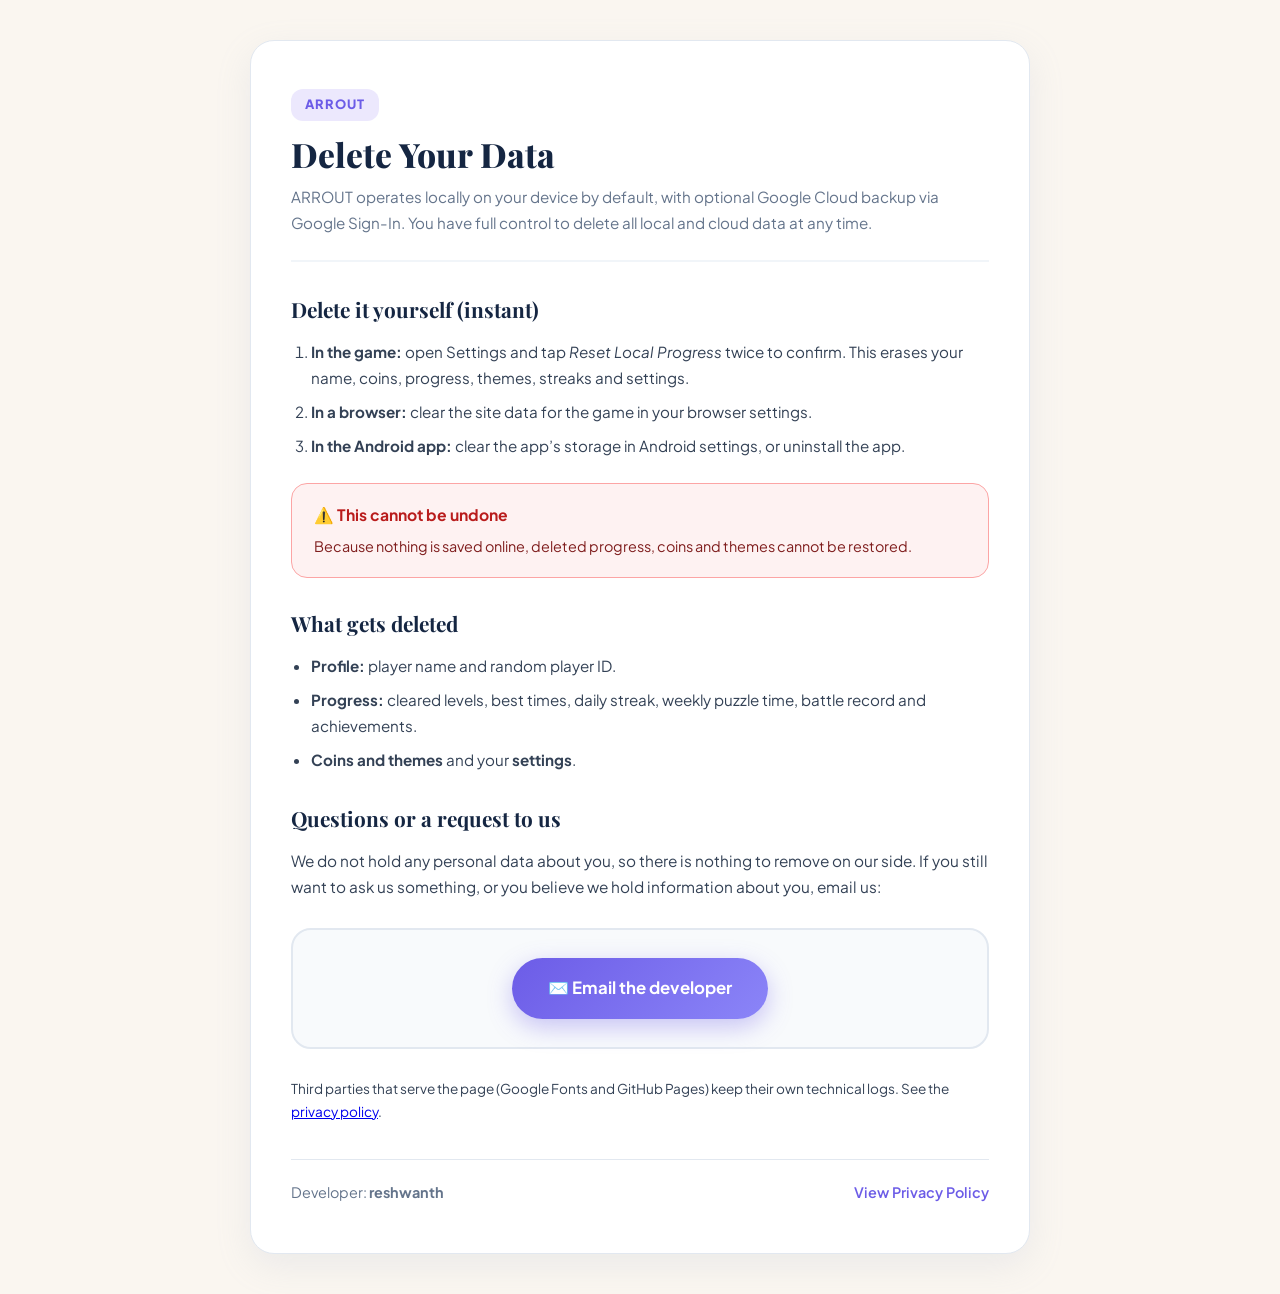
<file: delete-account/index.html>
<!DOCTYPE html>
<html lang="en">
<head>
  <meta charset="UTF-8">
  <meta name="viewport" content="width=device-width, initial-scale=1.0">
  <title>ARROUT — Request Account & Data Deletion</title>
  <link rel="icon" href="data:image/svg+xml,<svg xmlns=%22http://www.w3.org/2000/svg%22 viewBox=%220 0 100 100%22><text y=%22.9em%22 font-size=%2290%22>🏹</text></svg>">
  <link rel="preconnect" href="https://fonts.googleapis.com">
  <link rel="preconnect" href="https://fonts.gstatic.com" crossorigin>
  <link href="https://fonts.googleapis.com/css2?family=Plus+Jakarta+Sans:wght@400;500;600;700;800&family=Playfair+Display:wght@700;800&display=swap" rel="stylesheet">
  <style>
    :root {
      --bg: #FAF6F0;
      --card-bg: #FFFFFF;
      --text-main: #1E293B;
      --text-navy: #152642;
      --text-muted: #64748B;
      --accent-purple: #6C5CE7;
      --accent-purple-hover: #5846E0;
      --accent-purple-light: #ECE8FD;
      --danger-red: #EF4444;
      --danger-bg: #FEF2F2;
      --danger-border: #FCA5A5;
      --border-color: #E2E8F0;
      --radius: 24px;
    }

    * {
      box-sizing: border-box;
      margin: 0;
      padding: 0;
    }

    body {
      background-color: var(--bg);
      color: var(--text-main);
      font-family: 'Plus Jakarta Sans', -apple-system, BlinkMacSystemFont, 'Segoe UI', Roboto, sans-serif;
      line-height: 1.7;
      padding: 40px 20px;
      display: flex;
      justify-content: center;
      min-height: 100vh;
    }

    .container {
      width: 100%;
      max-width: 780px;
      background: var(--card-bg);
      padding: 48px 40px;
      border-radius: var(--radius);
      box-shadow: 0 12px 35px rgba(160, 175, 200, 0.16);
      border: 1px solid var(--border-color);
    }

    .header-block {
      border-bottom: 2px solid #F1F5F9;
      padding-bottom: 24px;
      margin-bottom: 30px;
    }

    .brand-tag {
      display: inline-flex;
      align-items: center;
      gap: 6px;
      background: var(--accent-purple-light);
      color: var(--accent-purple);
      padding: 5px 14px;
      border-radius: 12px;
      font-size: 0.8rem;
      font-weight: 800;
      letter-spacing: 1px;
      margin-bottom: 12px;
    }

    h1 {
      font-family: 'Playfair Display', Georgia, serif;
      color: var(--text-navy);
      font-size: 2.1rem;
      font-weight: 800;
      line-height: 1.3;
      margin-bottom: 8px;
    }

    .subtitle {
      color: var(--text-muted);
      font-size: 0.95rem;
    }

    h2 {
      font-family: 'Playfair Display', Georgia, serif;
      color: var(--text-navy);
      font-size: 1.3rem;
      margin-top: 28px;
      margin-bottom: 12px;
    }

    p {
      margin-bottom: 14px;
      font-size: 0.96rem;
      color: #334155;
    }

    ul, ol {
      margin-left: 20px;
      margin-bottom: 18px;
      color: #334155;
    }

    li {
      margin-bottom: 8px;
      font-size: 0.95rem;
    }

    .action-card {
      background: #F8FAFC;
      border: 2px solid #E2E8F0;
      border-radius: 20px;
      padding: 28px;
      margin: 28px 0;
      text-align: center;
    }

    .action-card h3 {
      color: var(--text-navy);
      font-size: 1.2rem;
      margin-bottom: 10px;
    }

    .action-card p {
      color: var(--text-muted);
      font-size: 0.92rem;
      max-width: 540px;
      margin: 0 auto 20px auto;
    }

    .btn-mail {
      display: inline-flex;
      align-items: center;
      justify-content: center;
      gap: 10px;
      background: linear-gradient(135deg, #6C5CE7, #8B85F8);
      color: #FFFFFF !important;
      font-size: 1.05rem;
      font-weight: 700;
      padding: 16px 36px;
      border-radius: 50px;
      text-decoration: none;
      box-shadow: 0 8px 24px rgba(108, 92, 231, 0.35);
      transition: all 0.2s ease;
      cursor: pointer;
      border: none;
    }

    .btn-mail:hover {
      transform: translateY(-2px);
      box-shadow: 0 12px 28px rgba(108, 92, 231, 0.45);
    }

    .btn-mail:active {
      transform: translateY(0);
    }

    .warning-box {
      background: var(--danger-bg);
      border: 1px solid var(--danger-border);
      border-radius: 16px;
      padding: 18px 22px;
      margin: 24px 0;
    }

    .warning-box strong {
      color: #B91C1C;
      display: block;
      margin-bottom: 6px;
      font-size: 0.98rem;
    }

    .warning-box p {
      color: #7F1D1D;
      font-size: 0.9rem;
      margin-bottom: 0;
    }

    .preview-box {
      background: #1E293B;
      color: #E2E8F0;
      border-radius: 14px;
      padding: 20px;
      font-family: 'Courier New', Courier, monospace;
      font-size: 0.88rem;
      line-height: 1.6;
      white-space: pre-wrap;
      word-break: break-word;
      margin: 16px 0;
      position: relative;
    }

    .copy-btn {
      position: absolute;
      top: 12px;
      right: 12px;
      background: #334155;
      color: #F8FAFC;
      border: 1px solid #475569;
      border-radius: 8px;
      padding: 6px 12px;
      font-size: 0.78rem;
      font-weight: 600;
      cursor: pointer;
      transition: background 0.2s;
    }

    .copy-btn:hover {
      background: #475569;
    }

    .footer-links {
      margin-top: 36px;
      padding-top: 20px;
      border-top: 1px solid var(--border-color);
      display: flex;
      justify-content: space-between;
      align-items: center;
      flex-wrap: wrap;
      gap: 12px;
      font-size: 0.9rem;
      color: var(--text-muted);
    }

    .footer-links a {
      color: var(--accent-purple);
      text-decoration: none;
      font-weight: 600;
    }

    .footer-links a:hover {
      text-decoration: underline;
    }

    @media (max-width: 600px) {
      body {
        padding: 16px 12px;
      }
      .container {
        padding: 28px 20px;
      }
      h1 {
        font-size: 1.65rem;
      }
      .btn-mail {
        width: 100%;
        padding: 14px 20px;
      }
    }
  </style>
</head>
<body>
  <div class="container">
    <div class="header-block">
      <div class="brand-tag">ARROUT</div>
      <h1>Delete Your Data</h1>
      <div class="subtitle">ARROUT operates locally on your device by default, with optional Google Cloud backup via Google Sign-In. You have full control to delete all local and cloud data at any time.</div>
    </div>
    <h2>Delete it yourself (instant)</h2>
    <ol>
      <li><strong>In the game:</strong> open Settings and tap <em>Reset Local Progress</em> twice to confirm. This erases your name, coins, progress, themes, streaks and settings.</li>
      <li><strong>In a browser:</strong> clear the site data for the game in your browser settings.</li>
      <li><strong>In the Android app:</strong> clear the app’s storage in Android settings, or uninstall the app.</li>
    </ol>
    <div class="warning-box"><strong>⚠️ This cannot be undone</strong><p>Because nothing is saved online, deleted progress, coins and themes cannot be restored.</p></div>
    <h2>What gets deleted</h2>
    <ul>
      <li><strong>Profile:</strong> player name and random player ID.</li>
      <li><strong>Progress:</strong> cleared levels, best times, daily streak, weekly puzzle time, battle record and achievements.</li>
      <li><strong>Coins and themes</strong> and your <strong>settings</strong>.</li>
    </ul>
    <h2>Questions or a request to us</h2>
    <p>We do not hold any personal data about you, so there is nothing to remove on our side. If you still want to ask us something, or you believe we hold information about you, email us:</p>
    <div class="action-card">
      <a class="btn-mail" href="mailto:web.sannivesham@gmail.com?subject=ARROUT%20-%20Account%20%26%20Data%20Deletion%20Request&body=Hello%20ARROUT%20Support%20Team%2C%0A%0AI%20am%20requesting%20the%20permanent%20deletion%20of%20my%20ARROUT%20game%20account%20and%20all%20associated%20data.%0A%0APlease%20find%20my%20account%20details%20below%3A%0A-%20In-Game%20Username%20%2F%20Display%20Name%3A%20%0A-%20Registered%20Email%20Address%3A%20%0A-%20Player%20ID%20%28if%20known%29%3A%20%0A%0AI%20understand%20that%20this%20action%20is%20irreversible%20and%20will%20delete%20all%20my%20game%20progress%2C%20coins%2C%20scores%2C%20and%20inventory.%0A%0AThank%20you.">✉️ Email the developer</a>
    </div>
    <p style="font-size:.85rem;">Third parties that serve the page (Google Fonts and GitHub Pages) keep their own technical logs. See the <a href="../privacy-policy/#sec-8">privacy policy</a>.</p>
    <div class="footer-links">
      <span>Developer: <strong>reshwanth</strong></span>
      <span><a href="../privacy-policy/">View Privacy Policy</a></span>
    </div>
  </div>
</body>
</html>
</file>
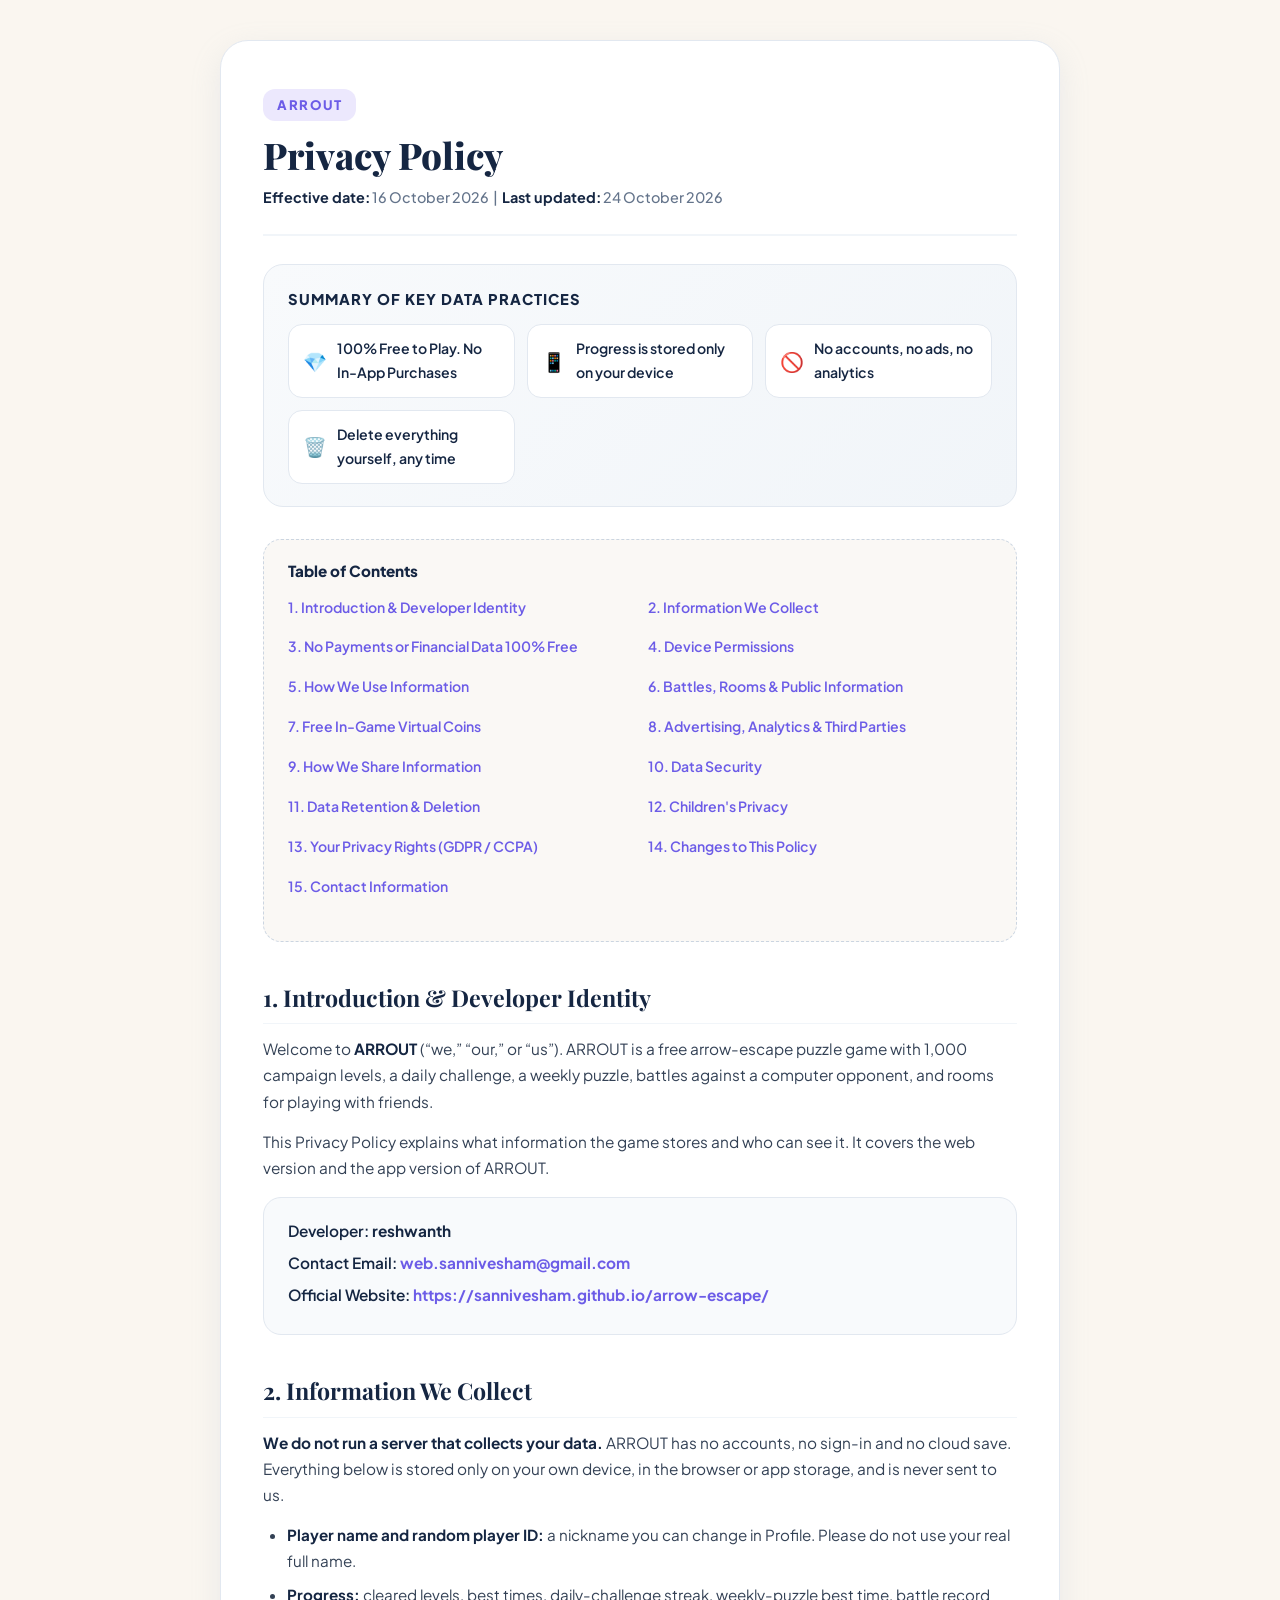
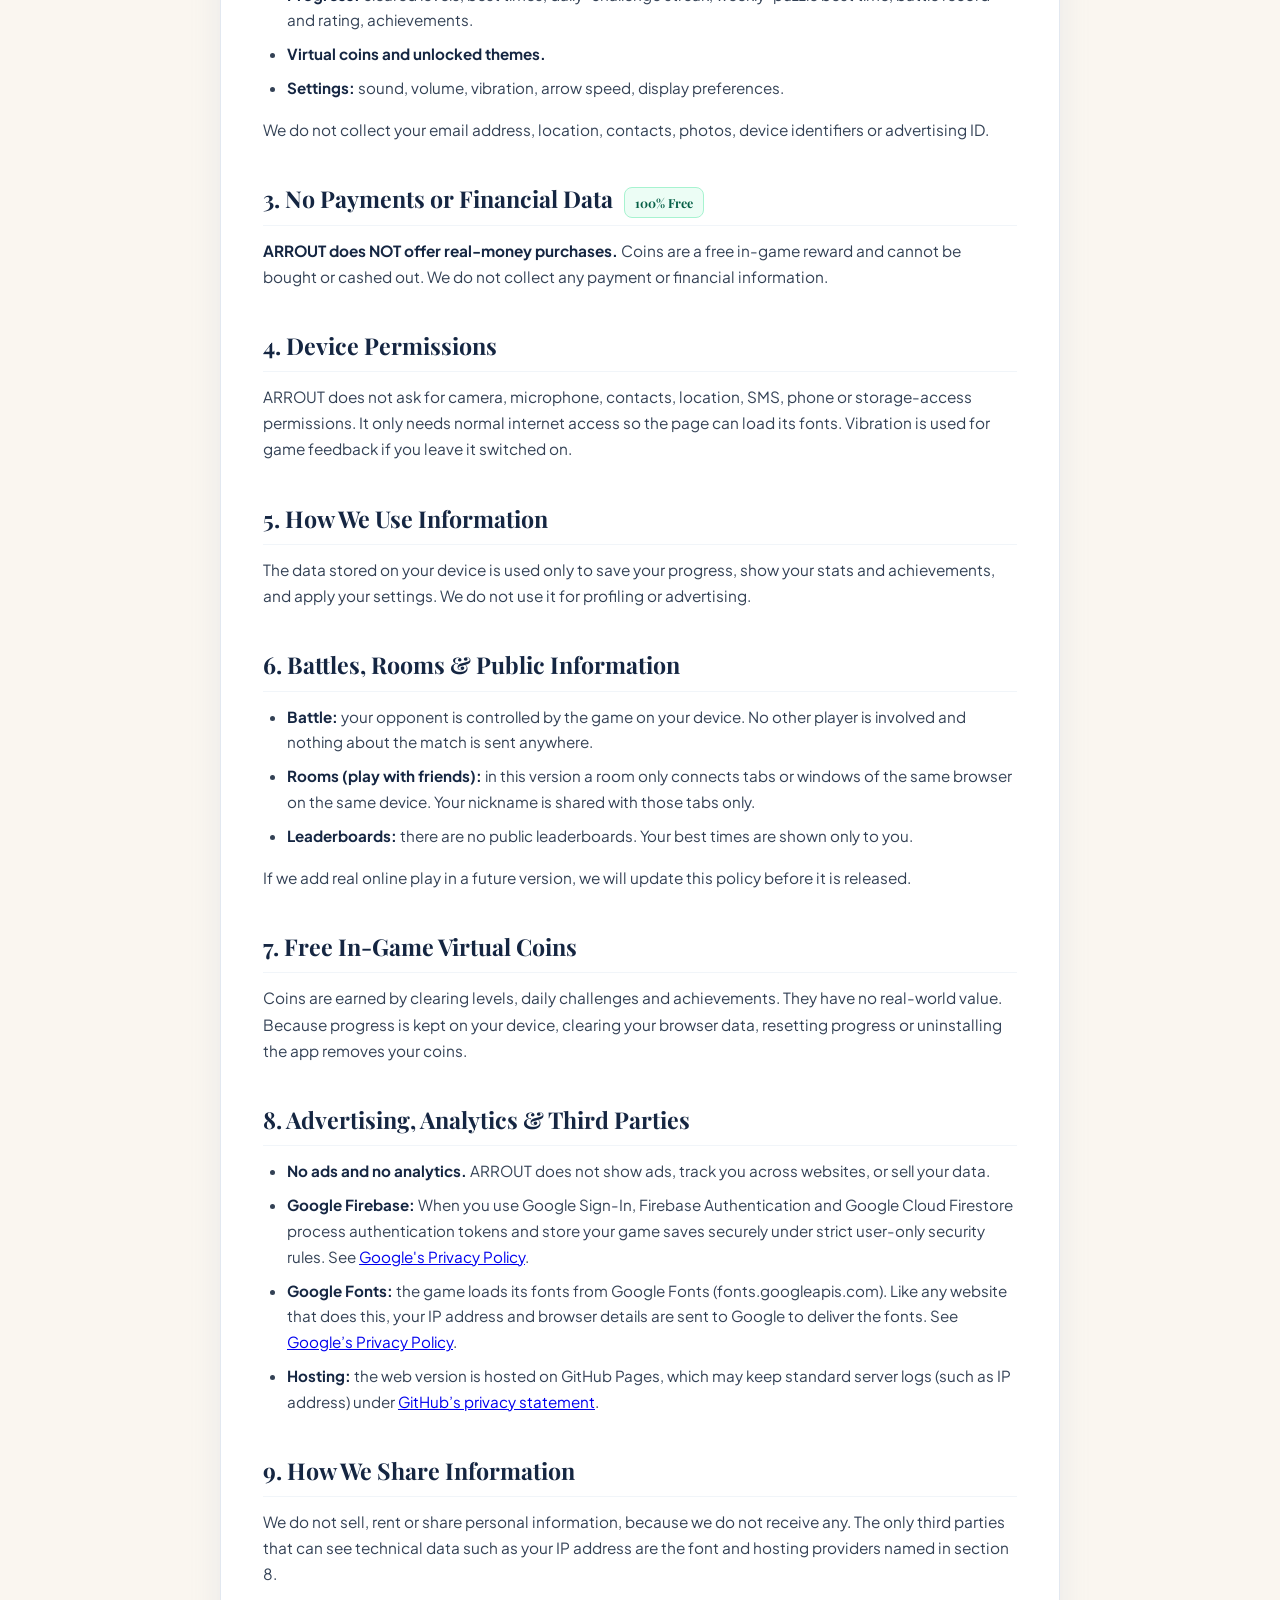
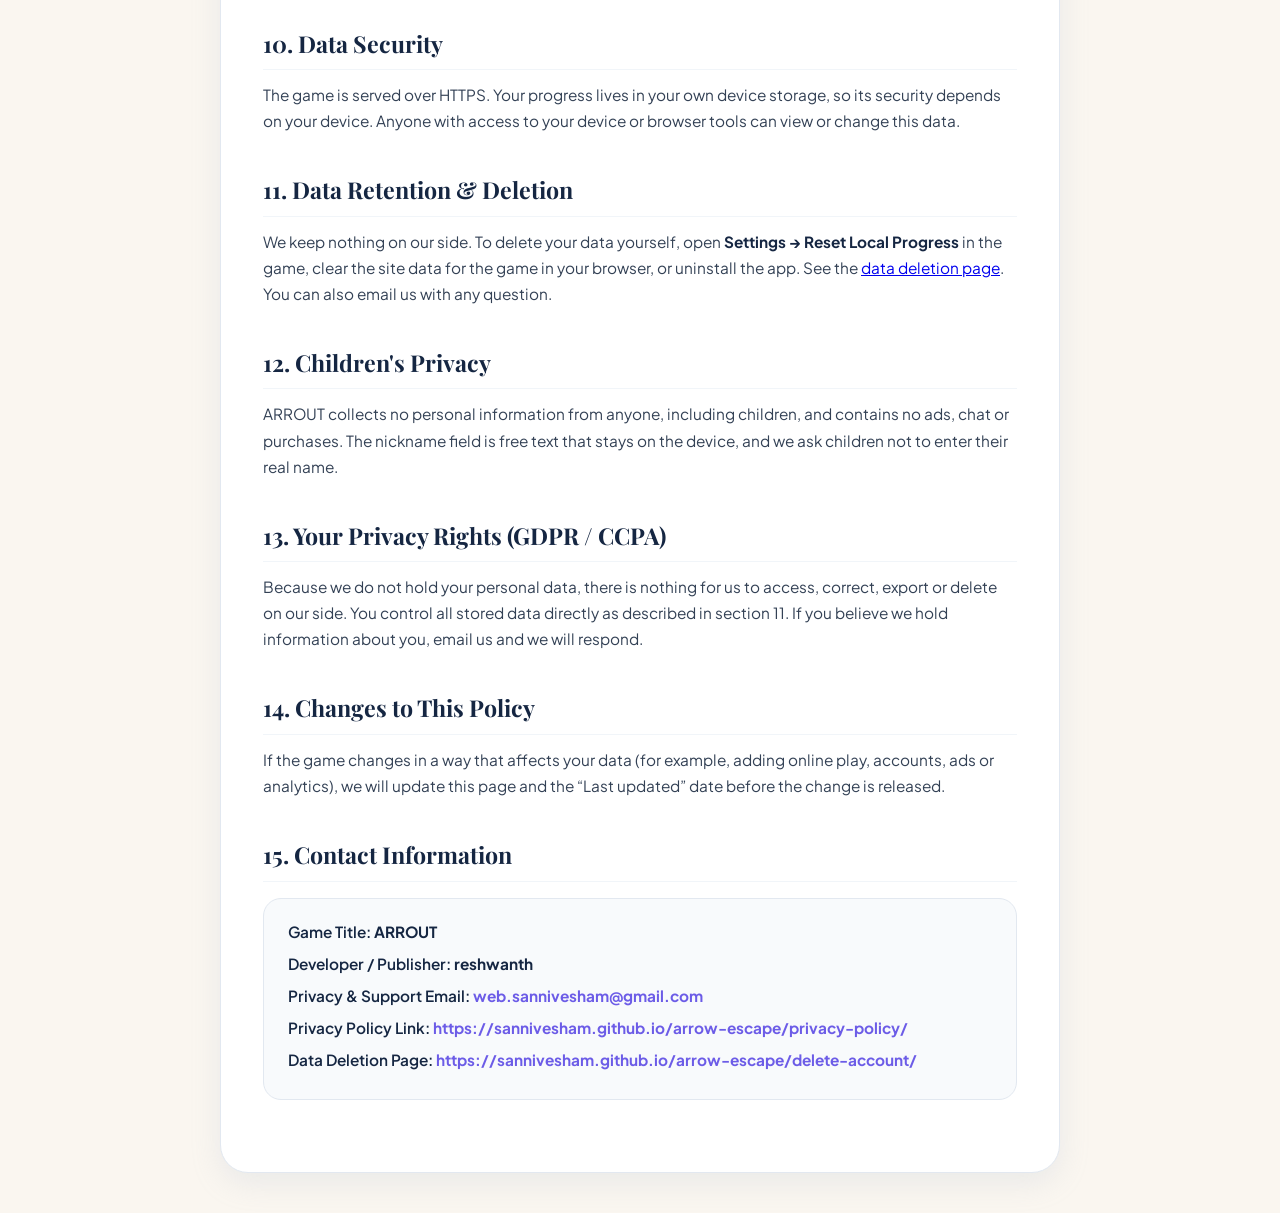
<file: privacy-policy/index.html>
<!DOCTYPE html>
<html lang="en">
<head>
  <meta charset="UTF-8">
  <meta name="viewport" content="width=device-width, initial-scale=1.0">
  <title>ARROUT — Privacy Policy</title>
  <link rel="icon" href="data:image/svg+xml,<svg xmlns=%22http://www.w3.org/2000/svg%22 viewBox=%220 0 100 100%22><text y=%22.9em%22 font-size=%2290%22>🏹</text></svg>">
  <link rel="preconnect" href="https://fonts.googleapis.com">
  <link rel="preconnect" href="https://fonts.gstatic.com" crossorigin>
  <link href="https://fonts.googleapis.com/css2?family=Plus+Jakarta+Sans:wght@400;500;600;700;800&family=Playfair+Display:wght@700;800&display=swap" rel="stylesheet">
  <style>
    :root {
      --bg: #FAF6F0;
      --card-bg: #FFFFFF;
      --text-main: #1E293B;
      --text-navy: #152642;
      --text-muted: #64748B;
      --accent-purple: #8B85F8;
      --accent-purple-light: #ECE8FD;
      --accent-green: #10B981;
      --accent-green-bg: #ECFDF5;
      --border-color: #E2E8F0;
    }

    * {
      box-sizing: border-box;
      margin: 0;
      padding: 0;
    }

    body {
      background-color: var(--bg);
      color: var(--text-main);
      font-family: 'Plus Jakarta Sans', -apple-system, BlinkMacSystemFont, 'Segoe UI', Roboto, sans-serif;
      line-height: 1.7;
      padding: 40px 20px;
      display: flex;
      justify-content: center;
    }

    .container {
      width: 100%;
      max-width: 840px;
      background: var(--card-bg);
      padding: 48px 42px;
      border-radius: 28px;
      box-shadow: 0 10px 30px rgba(160, 175, 200, 0.18);
      border: 1px solid var(--border-color);
    }

    .header-block {
      border-bottom: 2px solid #F1F5F9;
      padding-bottom: 24px;
      margin-bottom: 28px;
    }

    .brand-tag {
      display: inline-flex;
      align-items: center;
      gap: 6px;
      background: var(--accent-purple-light);
      color: #6C5CE7;
      padding: 5px 14px;
      border-radius: 12px;
      font-size: 0.82rem;
      font-weight: 800;
      letter-spacing: 1.5px;
      margin-bottom: 12px;
    }

    h1 {
      font-family: 'Playfair Display', Georgia, serif;
      color: var(--text-navy);
      font-size: 2.3rem;
      font-weight: 800;
      margin-bottom: 8px;
      line-height: 1.2;
    }

    .date-meta {
      color: var(--text-muted);
      font-size: 0.9rem;
      font-weight: 500;
    }

    /* Key Disclosures Summary Card */
    .summary-card {
      background: linear-gradient(135deg, #F8FAFC 0%, #F1F5F9 100%);
      border: 1.5px solid var(--border-color);
      border-radius: 20px;
      padding: 22px 24px;
      margin-bottom: 32px;
    }

    .summary-title {
      font-size: 0.92rem;
      font-weight: 800;
      color: var(--text-navy);
      text-transform: uppercase;
      letter-spacing: 1px;
      margin-bottom: 12px;
    }

    .summary-grid {
      display: grid;
      grid-template-columns: repeat(auto-fit, minmax(220px, 1fr));
      gap: 12px;
    }

    .summary-item {
      background: #FFFFFF;
      border: 1px solid #E2E8F0;
      border-radius: 14px;
      padding: 12px 14px;
      display: flex;
      align-items: center;
      gap: 10px;
      font-size: 0.88rem;
      font-weight: 600;
      color: var(--text-navy);
    }

    .summary-icon {
      font-size: 1.2rem;
      flex-shrink: 0;
    }

    /* Table of contents */
    .toc-box {
      background: #FAF8F5;
      border: 1px dashed #CBD5E1;
      border-radius: 18px;
      padding: 18px 24px;
      margin-bottom: 34px;
    }

    .toc-title {
      font-weight: 800;
      color: var(--text-navy);
      font-size: 0.95rem;
      margin-bottom: 10px;
    }

    .toc-list {
      list-style: none;
      display: grid;
      grid-template-columns: repeat(auto-fit, minmax(240px, 1fr));
      gap: 6px 16px;
      margin-left: 0;
    }

    .toc-list a {
      color: #6C5CE7;
      text-decoration: none;
      font-size: 0.88rem;
      font-weight: 600;
    }

    .toc-list a:hover {
      text-decoration: underline;
    }

    h2 {
      font-family: 'Playfair Display', Georgia, serif;
      color: var(--text-navy);
      font-size: 1.45rem;
      margin-top: 36px;
      margin-bottom: 12px;
      border-bottom: 1px solid #F1F5F9;
      padding-bottom: 6px;
    }

    h3 {
      color: var(--text-navy);
      font-size: 1.05rem;
      margin-top: 20px;
      margin-bottom: 8px;
    }

    p {
      margin-bottom: 14px;
      font-size: 0.96rem;
      color: #334155;
    }

    ul {
      margin-left: 24px;
      margin-bottom: 16px;
    }

    li {
      margin-bottom: 8px;
      font-size: 0.95rem;
      color: #334155;
    }

    strong {
      color: var(--text-navy);
    }

    .contact-box {
      background: #F8FAFC;
      border: 1.5px solid #E2E8F0;
      border-radius: 18px;
      padding: 20px 24px;
      margin-top: 16px;
      margin-bottom: 24px;
    }

    .contact-box p {
      margin-bottom: 6px;
      font-weight: 600;
      color: var(--text-navy);
    }

    .contact-box a {
      color: #6C5CE7;
      text-decoration: none;
      font-weight: 700;
    }

    .contact-box a:hover {
      text-decoration: underline;
    }

    .pill-link-btn {
      display: inline-flex;
      align-items: center;
      gap: 8px;
      background: #152642;
      color: #FFFFFF !important;
      padding: 10px 20px;
      border-radius: 14px;
      text-decoration: none;
      font-weight: 700;
      font-size: 0.9rem;
      margin-top: 8px;
      transition: background 0.2s;
    }

    .pill-link-btn:hover {
      background: #23385A;
      text-decoration: none;
    }

    .badge-no-pay {
      display: inline-block;
      background: var(--accent-green-bg);
      color: #065F46;
      border: 1px solid #A7F3D0;
      padding: 4px 10px;
      border-radius: 8px;
      font-size: 0.78rem;
      font-weight: 700;
      margin-left: 6px;
    }

    @media (max-width: 640px) {
      body {
        padding: 16px 10px;
      }
      .container {
        padding: 28px 18px;
        border-radius: 20px;
      }
      h1 {
        font-size: 1.85rem;
      }
      .summary-grid {
        grid-template-columns: 1fr;
      }
    }
  </style>
</head>
<body>
  <div class="container">
    <div class="header-block">
      <div class="brand-tag">ARROUT</div>
      <h1>Privacy Policy</h1>
      <div class="date-meta"><strong>Effective date:</strong> 16 October 2026 &nbsp;|&nbsp; <strong>Last updated:</strong> 24 October 2026</div>
    </div>
    <div class="summary-card">
      <div class="summary-title">Summary of Key Data Practices</div>
      <div class="summary-grid">
        <div class="summary-item"><span class="summary-icon">💎</span><span>100% Free to Play. No In-App Purchases</span></div>
        <div class="summary-item"><span class="summary-icon">📱</span><span>Progress is stored only on your device</span></div>
        <div class="summary-item"><span class="summary-icon">🚫</span><span>No accounts, no ads, no analytics</span></div>
        <div class="summary-item"><span class="summary-icon">🗑️</span><span>Delete everything yourself, any time</span></div>
      </div>
    </div>
    <!-- NOTE: if a future version adds sign-in, cloud saves, online play, ads or analytics, update sections 2, 6, 8, 11 and 14 first. -->
    <div class="toc-box"><div class="toc-title">Table of Contents</div><ul class="toc-list"><li><a href="#sec-1">1. Introduction & Developer Identity</a></li><li><a href="#sec-2">2. Information We Collect</a></li><li><a href="#sec-3">3. No Payments or Financial Data 100% Free</a></li><li><a href="#sec-4">4. Device Permissions</a></li><li><a href="#sec-5">5. How We Use Information</a></li><li><a href="#sec-6">6. Battles, Rooms & Public Information</a></li><li><a href="#sec-7">7. Free In-Game Virtual Coins</a></li><li><a href="#sec-8">8. Advertising, Analytics & Third Parties</a></li><li><a href="#sec-9">9. How We Share Information</a></li><li><a href="#sec-10">10. Data Security</a></li><li><a href="#sec-11">11. Data Retention & Deletion</a></li><li><a href="#sec-12">12. Children's Privacy</a></li><li><a href="#sec-13">13. Your Privacy Rights (GDPR / CCPA)</a></li><li><a href="#sec-14">14. Changes to This Policy</a></li><li><a href="#sec-15">15. Contact Information</a></li></ul></div>
    <h2 id="sec-1">1. Introduction & Developer Identity</h2>
    <p>Welcome to <strong>ARROUT</strong> (“we,” “our,” or “us”). ARROUT is a free arrow-escape puzzle game with 1,000 campaign levels, a daily challenge, a weekly puzzle, battles against a computer opponent, and rooms for playing with friends.</p>
<p>This Privacy Policy explains what information the game stores and who can see it. It covers the web version and the app version of ARROUT.</p>
<div class="contact-box"><p>Developer: <strong>reshwanth</strong></p><p>Contact Email: <a href="mailto:web.sannivesham@gmail.com">web.sannivesham@gmail.com</a></p><p>Official Website: <a href="https://sannivesham.github.io/arrow-escape/" target="_blank">https://sannivesham.github.io/arrow-escape/</a></p></div>
    <h2 id="sec-2">2. Information We Collect</h2>
    <p><strong>We do not run a server that collects your data.</strong> ARROUT has no accounts, no sign-in and no cloud save. Everything below is stored only on your own device, in the browser or app storage, and is never sent to us.</p>
<ul><li><strong>Player name and random player ID:</strong> a nickname you can change in Profile. Please do not use your real full name.</li><li><strong>Progress:</strong> cleared levels, best times, daily-challenge streak, weekly-puzzle best time, battle record and rating, achievements.</li><li><strong>Virtual coins and unlocked themes.</strong></li><li><strong>Settings:</strong> sound, volume, vibration, arrow speed, display preferences.</li></ul>
<p>We do not collect your email address, location, contacts, photos, device identifiers or advertising ID.</p>
    <h2 id="sec-3">3. No Payments or Financial Data <span class="badge-no-pay">100% Free</span></h2>
    <p><strong>ARROUT does NOT offer real-money purchases.</strong> Coins are a free in-game reward and cannot be bought or cashed out. We do not collect any payment or financial information.</p>
    <h2 id="sec-4">4. Device Permissions</h2>
    <p>ARROUT does not ask for camera, microphone, contacts, location, SMS, phone or storage-access permissions. It only needs normal internet access so the page can load its fonts. Vibration is used for game feedback if you leave it switched on.</p>
    <h2 id="sec-5">5. How We Use Information</h2>
    <p>The data stored on your device is used only to save your progress, show your stats and achievements, and apply your settings. We do not use it for profiling or advertising.</p>
    <h2 id="sec-6">6. Battles, Rooms & Public Information</h2>
    <ul><li><strong>Battle:</strong> your opponent is controlled by the game on your device. No other player is involved and nothing about the match is sent anywhere.</li><li><strong>Rooms (play with friends):</strong> in this version a room only connects tabs or windows of the same browser on the same device. Your nickname is shared with those tabs only.</li><li><strong>Leaderboards:</strong> there are no public leaderboards. Your best times are shown only to you.</li></ul>
<p>If we add real online play in a future version, we will update this policy before it is released.</p>
    <h2 id="sec-7">7. Free In-Game Virtual Coins</h2>
    <p>Coins are earned by clearing levels, daily challenges and achievements. They have no real-world value. Because progress is kept on your device, clearing your browser data, resetting progress or uninstalling the app removes your coins.</p>
    <h2 id="sec-8">8. Advertising, Analytics & Third Parties</h2>
    <ul><li><strong>No ads and no analytics.</strong> ARROUT does not show ads, track you across websites, or sell your data.</li>
      <li><strong>Google Firebase:</strong> When you use Google Sign-In, Firebase Authentication and Google Cloud Firestore process authentication tokens and store your game saves securely under strict user-only security rules. See <a href="https://policies.google.com/privacy" target="_blank" rel="noopener">Google's Privacy Policy</a>.</li><li><strong>Google Fonts:</strong> the game loads its fonts from Google Fonts (fonts.googleapis.com). Like any website that does this, your IP address and browser details are sent to Google to deliver the fonts. See <a href="https://policies.google.com/privacy" target="_blank" rel="noopener">Google’s Privacy Policy</a>.</li><li><strong>Hosting:</strong> the web version is hosted on GitHub Pages, which may keep standard server logs (such as IP address) under <a href="https://docs.github.com/en/site-policy/privacy-policies/github-general-privacy-statement" target="_blank" rel="noopener">GitHub’s privacy statement</a>.</li></ul>
    <h2 id="sec-9">9. How We Share Information</h2>
    <p>We do not sell, rent or share personal information, because we do not receive any. The only third parties that can see technical data such as your IP address are the font and hosting providers named in section 8.</p>
    <h2 id="sec-10">10. Data Security</h2>
    <p>The game is served over HTTPS. Your progress lives in your own device storage, so its security depends on your device. Anyone with access to your device or browser tools can view or change this data.</p>
    <h2 id="sec-11">11. Data Retention & Deletion</h2>
    <p>We keep nothing on our side. To delete your data yourself, open <strong>Settings → Reset Local Progress</strong> in the game, clear the site data for the game in your browser, or uninstall the app. See the <a href="../delete-account/">data deletion page</a>. You can also email us with any question.</p>
    <h2 id="sec-12">12. Children's Privacy</h2>
    <p>ARROUT collects no personal information from anyone, including children, and contains no ads, chat or purchases. The nickname field is free text that stays on the device, and we ask children not to enter their real name.</p>
    <h2 id="sec-13">13. Your Privacy Rights (GDPR / CCPA)</h2>
    <p>Because we do not hold your personal data, there is nothing for us to access, correct, export or delete on our side. You control all stored data directly as described in section 11. If you believe we hold information about you, email us and we will respond.</p>
    <h2 id="sec-14">14. Changes to This Policy</h2>
    <p>If the game changes in a way that affects your data (for example, adding online play, accounts, ads or analytics), we will update this page and the “Last updated” date before the change is released.</p>
    <h2 id="sec-15">15. Contact Information</h2>
    <div class="contact-box"><p>Game Title: <strong>ARROUT</strong></p><p>Developer / Publisher: <strong>reshwanth</strong></p><p>Privacy & Support Email: <a href="mailto:web.sannivesham@gmail.com">web.sannivesham@gmail.com</a></p><p>Privacy Policy Link: <a href="https://sannivesham.github.io/arrow-escape/privacy-policy/">https://sannivesham.github.io/arrow-escape/privacy-policy/</a></p><p>Data Deletion Page: <a href="https://sannivesham.github.io/arrow-escape/delete-account/">https://sannivesham.github.io/arrow-escape/delete-account/</a></p></div>
  </div>
</body>
</html>
</file>
